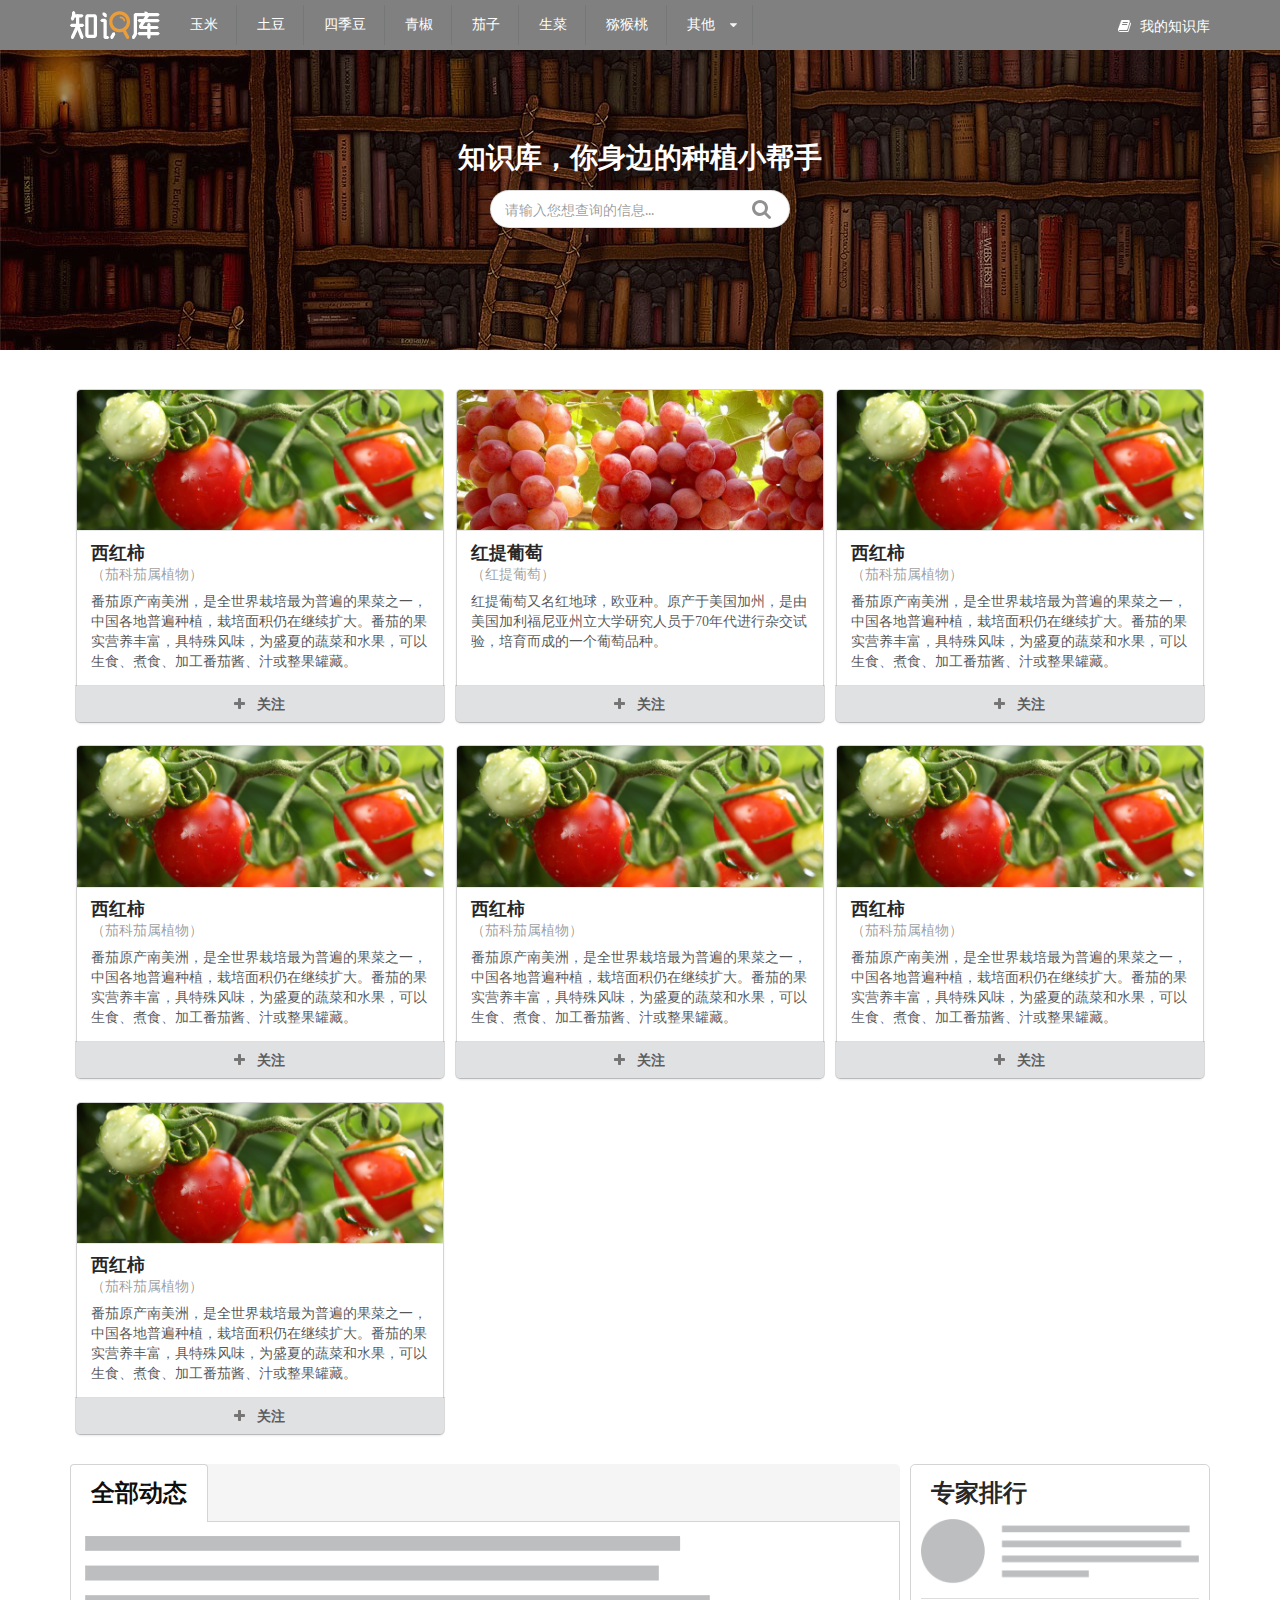
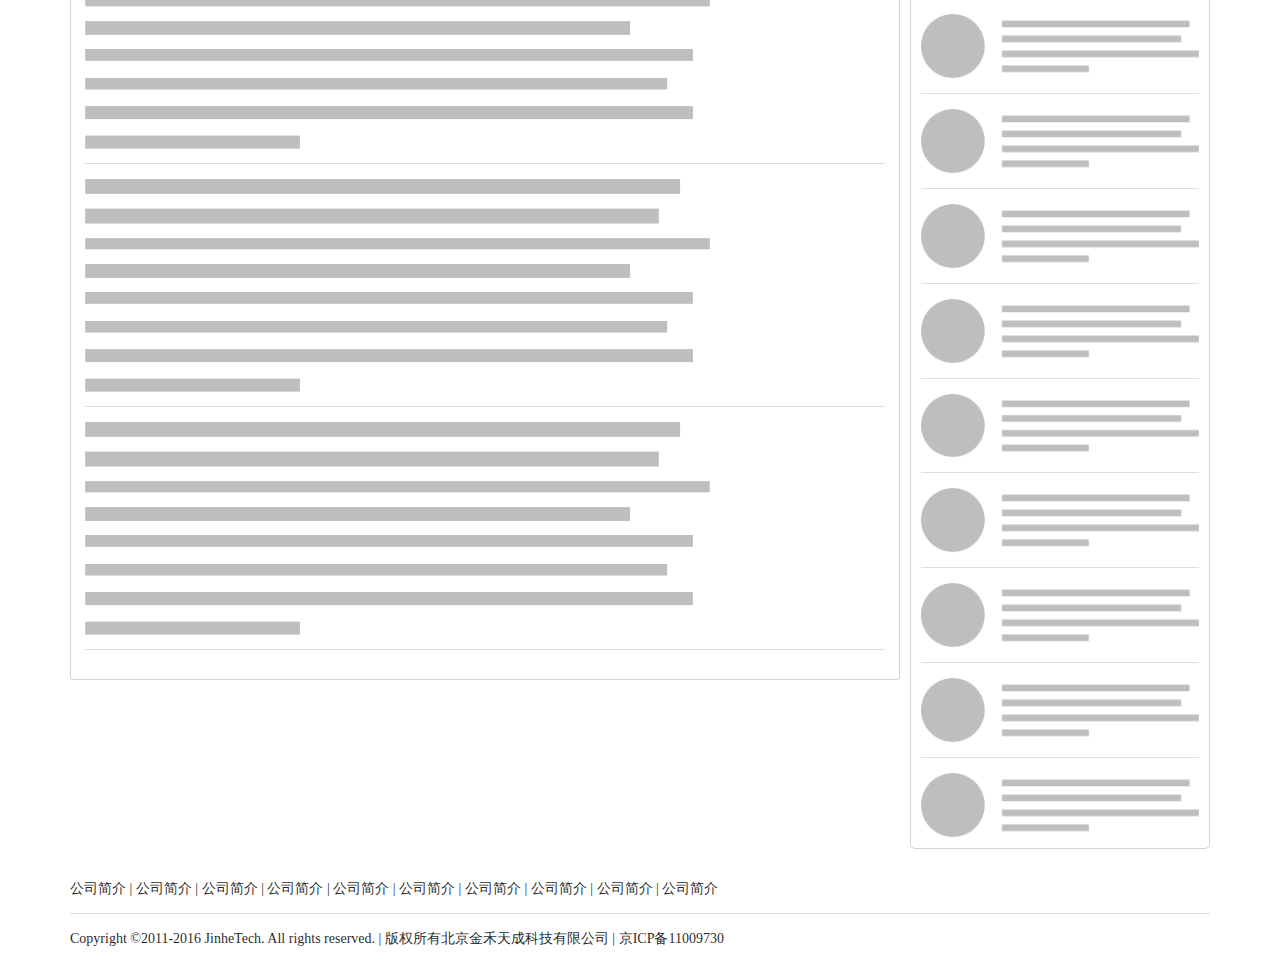
<file: index.html>
<!DOCTYPE html>
<html>

	<head>
		<meta charset="UTF-8">
		<link rel="stylesheet" type="text/css" href="css/semantic.min.css" />
		<script type="text/javascript" src="js/jquery-2.1.0.js"></script>
		<script type="text/javascript" src="js/semantic.min.js"></script>
		<script type="text/javascript" src="js/common.js"></script>
		<title>index</title>
		<style type="text/css">
			body {
				overflow-y: scroll;
				font-family: "微软雅黑";
			}
			
			.ui.equal.width.center.aligned.padded.grid {
				width: 100%;
			}
			
			.logo {
				float: left;
				margin-top: 11px;
			}
			
			#login {
				padding: 0;
				background-color: whitesmoke;
			}
			
			#user {
				float: right;
			}
			
			.user-img {
				width: 50px;
				height: 50px;
				border-radius: 50px;
			}
			
			#navgation {
				padding: 0;
				background-color: grey;
			}
			
			#search {
				padding: 0;
				background-color: cornflowerblue;
			}
			
			#login-content {
				width: 1140px;
				height: 40px;
				margin: 0 auto;
				background-color: whitesmoke;
			}
			
			#navgation-content {
				width: 1140px;
				height: 50px;
				margin: 0 auto;
				background-color: grey;
			}
			
			#search-content {
				width: 100%;
				height: 300px;
				margin: 0 auto;
				background-image: url(img/banner.jpg);
				padding-top: 90px;
			}
			
			#home-icon {
				margin: 0;
				padding: 0;
				float: left;
			}
			
			#web-name {
				float: left;
				margin-top: 10px;
			}
			
			#classification {
				width: 1140px;
				height: auto;
				margin: 0 auto;
				margin-top: 40px;
				background-color: white;
			}
			
			.card {
				width: 360px;
			}
			
			#box {
				width: 100%;
				height: auto;
			}
			
			#dynamic-contribution {
				width: 1140px;
				height: auto;
				margin-top: 30px;
				margin-left: auto;
				margin-right: auto;
				padding: 0;
				overflow: auto;
				/*父级div的高度不随子级div的高度变化而变化，子级div设置float属性*/
			}
			
			#dynamic {
				width: 830px;
				height: auto;
				background-color: whitesmoke;
				float: left;
				margin: 0;
				padding: 0;
				border-radius: 5px;
			}
			
			#contribution {
				width: 300px;
				height: auto;
				float: right;
				margin: 0;
				padding: 10px 10px 10px 10px;
				border-radius: 5px;
				border: solid;
				border-width: 1px;
				border-color: #D4D4D5;
			}
			
			#website-message {
				width: 1140px;
				height: 100px;
				background-color: white;
				margin-top: 30px;
				margin-left: auto;
				margin-right: auto;
			}
		</style>
	</head>

	<body>
		<div class="container" id="head">
			<!--			<div class="ui  top fixed menu">-->
			<div class="ui equal width center aligned padded grid">
				<div class="row" id="navgation">
					<div class="column" style="height: 50px;">
						<div class="container" id="navgation-content">
							<a href="index.html"><img class="logo" src="img/logo.png" /></a>
							<div class="ui menu" style="float: left; font-family:'微软雅黑';background-color: grey;margin-top: 5px;border-width: 0px;box-shadow: none;">
								<a class="item" style="color: white;font-size: 14px;font-family: '微软雅黑';"> &nbsp;玉米&nbsp; </a>
								<a class="item" style="color: white;">&nbsp;土豆&nbsp;</a>
								<a class="item" style="color: white;">&nbsp;四季豆&nbsp;</a>
								<a class="item" style="color: white;">&nbsp;青椒&nbsp;</a>
								<a class="item" style="color: white;">&nbsp;茄子&nbsp;</a>
								<a class="item" style="color: white;">&nbsp;生菜&nbsp;</a>
								<a class="item" style="color: white;">&nbsp;猕猴桃&nbsp;</a>
								<div class="ui pointing dropdown link item" id="shopping">
									<span class="text" style="color: white;">&nbsp;其他&nbsp;</span>
									<i class="inverted dropdown icon"></i>
									<div class="menu">
										<div class="item">&nbsp;&nbsp;水稻&nbsp;&nbsp;</div>
										<div class="item">&nbsp;&nbsp;黄瓜&nbsp;&nbsp;</div>
										<div class="item">&nbsp;&nbsp;西葫芦&nbsp;&nbsp;</div>
										<div class="item">&nbsp;&nbsp;芹菜&nbsp;&nbsp;</div>
										<div class="item">&nbsp;&nbsp;大白菜&nbsp;&nbsp;</div>
										<div class="item">&nbsp;&nbsp;苹果&nbsp;&nbsp;</div>
										<div class="item">&nbsp;&nbsp;韭菜&nbsp;&nbsp;</div>
										<div class="item" onclick="window.open('../jinhetechweb/content/detail.html','_self')">&nbsp;&nbsp;红提葡萄&nbsp;&nbsp;</div>
									</div>
								</div>
							</div>
							<div class="container" style="float: right; margin-top: 15.5px;">
								<i class="inverted white book icon"></i>
								<span id="" style="color: white;">
									我的知识库
								</span>
							</div>
						</div>
					</div>
				</div>
				<div class="row" id="search">
					<div class="column" style="padding: 0;">
						<div class="container" id="search-content">
							<h1 style="font-family: '微软雅黑';color: white;">知识库，你身边的种植小帮手</h1>
							<div class="container">
								<div class="ui search">
									<div class="ui icon input">
										<input class="prompt" type="text" placeholder="请输入您想查询的信息..." style="width: 300px;">
										<i class="large search icon"></i>
									</div>
									<div class="results"></div>
								</div>
							</div>
						</div>
					</div>
				</div>
			</div>
			<!--			</div>-->
		</div>

		<div class="container" id="main">

			<div class="container" id="classification">
				<div class="ui link cards" style="margin-left: auto; margin-right: auto;">
					<div class="card" style="width: 366px;">
						<div class="image">
							<img src="img/xihongshi2.png">
						</div>
						<div class="content">
							<div class="header" style="font-family: '微软雅黑';">西红柿</div>
							<div class="meta">
								<span class="date" style="font-family: '微软雅黑';">（茄科茄属植物）</span>
							</div>
							<div class="description" style="font-family: '微软雅黑';">番茄原产南美洲，是全世界栽培最为普遍的果菜之一，中国各地普遍种植，栽培面积仍在继续扩大。番茄的果实营养丰富，具特殊风味，为盛夏的蔬菜和水果，可以生食、煮食、加工番茄酱、汁或整果罐藏。</div>
						</div>
						<div class="ui bottom attached button"><i class="add icon"></i> 关注 </div>
					</div>
					<div class="card" style="width: 366px;">
						<div class="image" onclick="window.open('../jinhetechweb/content/detail.html','_self')">
							<img src="img/hongti.png">
						</div>
						<div class="content" onclick="window.open('../jinhetechweb/content/detail.html','_self')">
							<div class="header" style="font-family: '微软雅黑';">红提葡萄</div>
							<div class="meta">
								<span class="date" style="font-family: '微软雅黑';">（红提葡萄）</span>
							</div>
							<div class="description" style="font-family: '微软雅黑';">红提葡萄又名红地球，欧亚种。原产于美国加州，是由美国加利福尼亚州立大学研究人员于70年代进行杂交试验，培育而成的一个葡萄品种。</div>
						</div>
						<div class="ui bottom attached button"><i class="add icon"></i> 关注 </div>
					</div>
					<div class="card" style="width: 366px;">
						<div class="image">
							<img src="img/xihongshi2.png">
						</div>
						<div class="content">
							<div class="header" style="font-family: '微软雅黑';">西红柿</div>
							<div class="meta">
								<span class="date" style="font-family: '微软雅黑';">（茄科茄属植物）</span>
							</div>
							<div class="description" style="font-family: '微软雅黑';">番茄原产南美洲，是全世界栽培最为普遍的果菜之一，中国各地普遍种植，栽培面积仍在继续扩大。番茄的果实营养丰富，具特殊风味，为盛夏的蔬菜和水果，可以生食、煮食、加工番茄酱、汁或整果罐藏。</div>
						</div>
						<div class="ui bottom attached button"><i class="add icon"></i> 关注 </div>
					</div>
					<div class="card" style="width: 366px;">
						<div class="image">
							<img src="img/xihongshi2.png">
						</div>
						<div class="content">
							<div class="header" style="font-family: '微软雅黑';">西红柿</div>
							<div class="meta">
								<span class="date" style="font-family: '微软雅黑';">（茄科茄属植物）</span>
							</div>
							<div class="description" style="font-family: '微软雅黑';">番茄原产南美洲，是全世界栽培最为普遍的果菜之一，中国各地普遍种植，栽培面积仍在继续扩大。番茄的果实营养丰富，具特殊风味，为盛夏的蔬菜和水果，可以生食、煮食、加工番茄酱、汁或整果罐藏。</div>
						</div>
						<div class="ui bottom attached button"><i class="add icon"></i> 关注 </div>
					</div>
					<div class="card" style="width: 366px;">
						<div class="image">
							<img src="img/xihongshi2.png">
						</div>
						<div class="content">
							<div class="header" style="font-family: '微软雅黑';">西红柿</div>
							<div class="meta">
								<span class="date" style="font-family: '微软雅黑';">（茄科茄属植物）</span>
							</div>
							<div class="description" style="font-family: '微软雅黑';">番茄原产南美洲，是全世界栽培最为普遍的果菜之一，中国各地普遍种植，栽培面积仍在继续扩大。番茄的果实营养丰富，具特殊风味，为盛夏的蔬菜和水果，可以生食、煮食、加工番茄酱、汁或整果罐藏。</div>
						</div>
						<div class="ui bottom attached button"><i class="add icon"></i> 关注 </div>
					</div>
					<div class="card" style="width: 366px;">
						<div class="image">
							<img src="img/xihongshi2.png">
						</div>
						<div class="content">
							<div class="header" style="font-family: '微软雅黑';">西红柿</div>
							<div class="meta">
								<span class="date" style="font-family: '微软雅黑';">（茄科茄属植物）</span>
							</div>
							<div class="description" style="font-family: '微软雅黑';">番茄原产南美洲，是全世界栽培最为普遍的果菜之一，中国各地普遍种植，栽培面积仍在继续扩大。番茄的果实营养丰富，具特殊风味，为盛夏的蔬菜和水果，可以生食、煮食、加工番茄酱、汁或整果罐藏。</div>
						</div>
						<div class="ui bottom attached button"><i class="add icon"></i> 关注 </div>
					</div>
					<div class="card" style="width: 366px;">
						<div class="image">
							<img src="img/xihongshi2.png">
						</div>
						<div class="content">
							<div class="header" style="font-family: '微软雅黑';">西红柿</div>
							<div class="meta">
								<span class="date" style="font-family: '微软雅黑';">（茄科茄属植物）</span>
							</div>
							<div class="description" style="font-family: '微软雅黑';">番茄原产南美洲，是全世界栽培最为普遍的果菜之一，中国各地普遍种植，栽培面积仍在继续扩大。番茄的果实营养丰富，具特殊风味，为盛夏的蔬菜和水果，可以生食、煮食、加工番茄酱、汁或整果罐藏。</div>
						</div>
						<div class="ui bottom attached button"><i class="add icon"></i> 关注 </div>
					</div>

				</div>
			</div>
			<div class="container" id="dynamic-contribution">
				<div class="container" id="dynamic">
					<div class="ui top attached tabular menu">
						<div class="active item">
							<h2 style="font-family: '微软雅黑';">全部动态</h2></div>
					</div>
					<div class="ui bottom attached active tab segment">
						<img class="ui wireframe image" src="img/paragraph.png" />
						<div class="ui divider"></div>
						<img class="ui wireframe image" src="img/paragraph.png" />
						<div class="ui divider"></div>
						<img class="ui wireframe image" src="img/paragraph.png" />
						<div class="ui divider"></div>
					</div>
				</div>
				<div class="container" id="contribution">
					<div class="content">
						<h2 style="font-family: '微软雅黑'; margin-top: 3px; margin-left: 10px;">专家排行</h2>
					</div>
					<img class="ui wireframe image" style="margin-top: 10px;" src="img/media-paragraph.png" />
					<div class="ui divider"></div>
					<img class="ui wireframe image" style="margin-top: 10px;" src="img/media-paragraph.png" />
					<div class="ui divider"></div>
					<img class="ui wireframe image" style="margin-top: 10px;" src="img/media-paragraph.png" />
					<div class="ui divider"></div>
					<img class="ui wireframe image" style="margin-top: 10px;" src="img/media-paragraph.png" />
					<div class="ui divider"></div>
					<img class="ui wireframe image" style="margin-top: 10px;" src="img/media-paragraph.png" />
					<div class="ui divider"></div>
					<img class="ui wireframe image" style="margin-top: 10px;" src="img/media-paragraph.png" />
					<div class="ui divider"></div>
					<img class="ui wireframe image" style="margin-top: 10px;" src="img/media-paragraph.png" />
					<div class="ui divider"></div>
					<img class="ui wireframe image" style="margin-top: 10px;" src="img/media-paragraph.png" />
					<div class="ui divider"></div>
					<img class="ui wireframe image" style="margin-top: 10px;" src="img/media-paragraph.png" />
					<div class="ui divider"></div>
					<img class="ui wireframe image" style="margin-top: 10px;" src="img/media-paragraph.png" />
				</div>
			</div>
		</div>

		<div class="container" id="footer">
			<div class="container" id="website-message">
				<div class="content">
					<span id="">  公司简介  </span>|<span id="">  公司简介  </span>|<span id="">  公司简介  </span>|<span id="">  公司简介  </span>|<span id="">  公司简介  </span>|<span id="">  公司简介  </span>|<span id="">  公司简介  </span>|<span id="">  公司简介  </span>|<span id="">  公司简介  </span>|
					<span id=""> 公司简介 </span>
				</div>
				<div class="ui divider"></div>
				<div class=".copyright">
					Copyright ©2011-2016 JinheTech. All rights reserved. <span id="">|</span> 版权所有北京金禾天成科技有限公司 <span id="">|</span> 京ICP备11009730
				</div>
			</div>
		</div>
	</body>

</html>
</file>
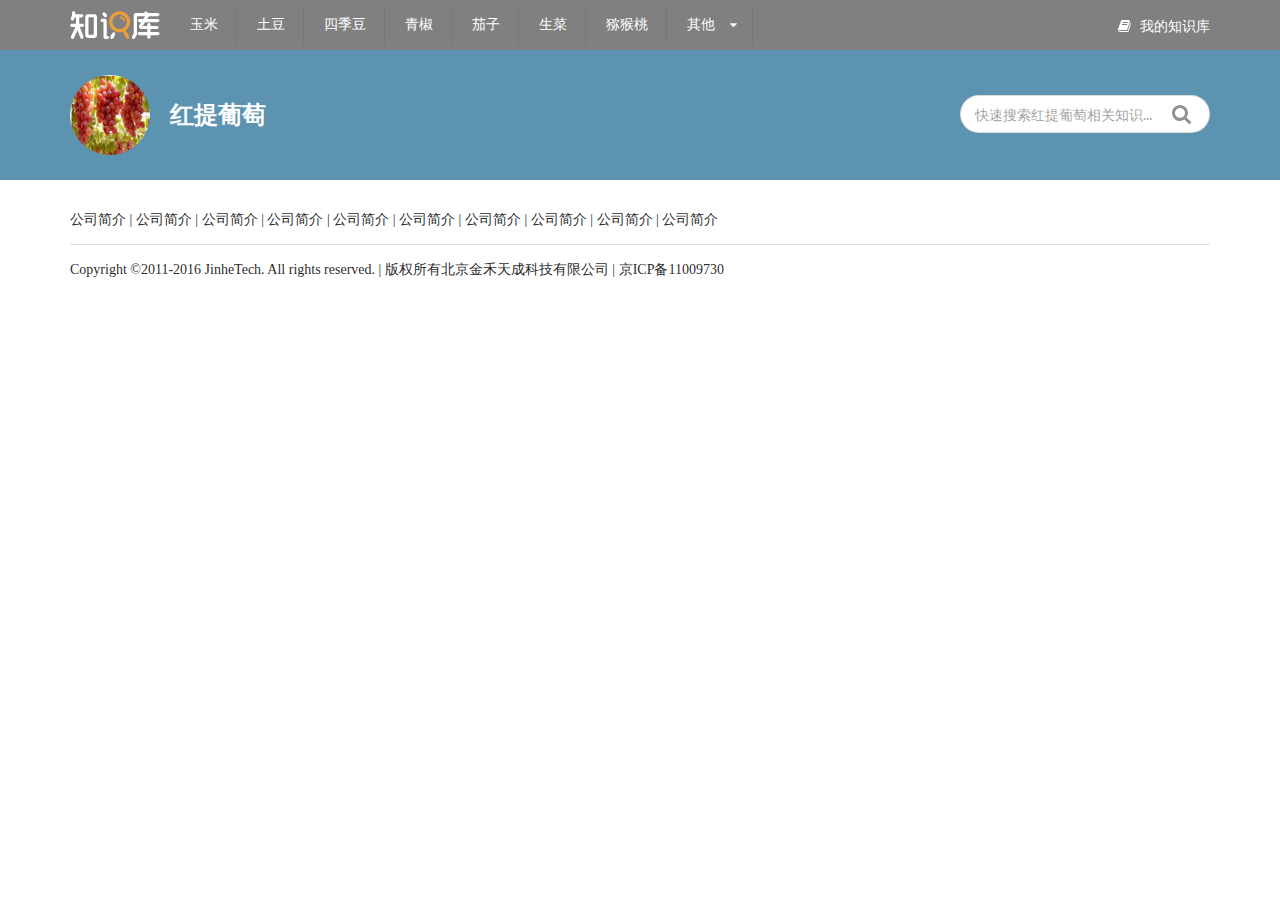
<file: content/detail-step1.html>
<!DOCTYPE html>
<html>

	<head>
		<meta charset="UTF-8">
		<link rel="stylesheet" type="text/css" href="../css/semantic.min.css" />
		<script type="text/javascript" src="../js/jquery-2.1.0.js"></script>
		<script type="text/javascript" src="../js/semantic.min.js"></script>
		<title>detail-knowledge</title>
		<style type="text/css">
			body {
				overflow-y: scroll;
				font-family: "微软雅黑";
			}
			
			;
			.ui.equal.width.center.aligned.padded.grid {
				width: 100%;
			}
			
			.logo {
				float: left;
				margin-top: 11px;
			}
			
			#login {
				padding: 0;
				background-color: whitesmoke;
			}
			
			#navgation {
				padding: 0;
				background-color: grey;
			}
			
			#search {
				padding: 0;
				background-color: cornflowerblue;
			}
			
			#introduction {
				padding: 0;
				background-color: white;
			}
			
			#login-content {
				width: 1140px;
				height: 40px;
				margin: 0 auto;
				background-color: whitesmoke;
			}
			
			#navgation-content {
				width: 1140px;
				height: 50px;
				margin: 0 auto;
				background-color: grey;
			}
			
			#search-content {
				width: 1140px;
				height: 130px;
				margin: 0 auto;
				background-color: #5c93b0;
			}
			
			#introduction-content {
				width: 1140px;
				height: 130px;
				margin: 0 auto;
				background-color: white;
			}
			
			#title-detail {
				width: 830px;
				height: 130px;
				float: left;
			}
			
			#title-Focus {
				width: 300px;
				height: 130px;
				float: right;
			}
			
			#home-icon {
				margin: 0;
				padding: 0;
				float: left;
			}
			
			#web-name {
				float: left;
				margin-top: 10px;
			}
			
			#classification {
				width: 1140px;
				height: auto;
				margin: 0 auto;
				margin-top: 40px;
				background-color: white;
			}
			
			.card {
				width: 360px;
			}
			
			#box {
				width: 100%;
				height: auto;
			}
			
			#dynamic-contribution {
				width: 1140px;
				height: auto;
				margin-top: 30px;
				margin-left: auto;
				margin-right: auto;
				padding: 0;
				overflow: auto;
				/*父级div的高度不随子级div的高度变化而变化，子级div设置float属性*/
			}
			
			#dynamic {
				width: 830px;
				height: auto;
				float: right;
				margin: 0;
				padding: 0;
				border-radius: 5px;
			}
			
			#detail-content {
				width: 830px;
				height: auto;
				padding: 10px 10px 10px 10px;
			}
			
			#detail-title {
				width: 100%;
				height: 50px;
				background-color: whitesmoke;
			}
			
			#detail-title-no1 {
				width: 100%;
				height: 100px;
			}
			
			#tags {
				width: 100%;
				height: auto;
			}
			
			#detail-title-content {
				width: 100%;
				height: 200px;
				background-color: blanchedalmond;
			}
			
			#contribution {
				width: 300px;
				height: auto;
				float: left;
				margin: 0;
				padding: 10px 0px 10px 0px;
				border: solid;
				border-width: 1px;
				border-color: white;
			}
			
			#included {
				width: auto;
				height: 300px;
				margin-top: 10px;
				background-color: navajowhite;
			}
			
			#specialist {
				width: auto;
				height: 300px;
				margin-top: 10px;
				background-color: navajowhite;
			}
			
			#website-message {
				width: 1140px;
				height: 100px;
				background-color: white;
				margin-top: 30px;
				margin-left: auto;
				margin-right: auto;
			}
			
			.copyright {}
		</style>
	</head>

	<body>
		<div class="container" id="head">
			<!--			<div class="ui  top fixed menu">-->
			<div class="ui equal width center aligned padded grid">
				<div class="row" id="navgation">
					<div class="column" style="height: 50px;">
						<div class="container" id="navgation-content">
							<a href="../index.html"><img class="logo" src="../img/logo.png" /></a>
							<div class="ui menu" style="float: left; font-family:'微软雅黑';background-color: grey;margin-top: 5px;border-width: 0px;box-shadow: none;">
								<a class="item" style="color: white;font-size: 14px;font-family: '微软雅黑';"> &nbsp;玉米&nbsp; </a>
								<a class="item" style="color: white;">&nbsp;土豆&nbsp;</a>
								<a class="item" style="color: white;">&nbsp;四季豆&nbsp;</a>
								<a class="item" style="color: white;">&nbsp;青椒&nbsp;</a>
								<a class="item" style="color: white;">&nbsp;茄子&nbsp;</a>
								<a class="item" style="color: white;">&nbsp;生菜&nbsp;</a>
								<a class="item" style="color: white;">&nbsp;猕猴桃&nbsp;</a>
								<div class="ui pointing dropdown link item" id="shopping">
									<span class="text" style="color: white;">&nbsp;其他&nbsp;</span>
									<i class="inverted dropdown icon"></i>
									<div class="menu">
										<div class="item">&nbsp;&nbsp;水稻&nbsp;&nbsp;</div>
										<div class="item">&nbsp;&nbsp;黄瓜&nbsp;&nbsp;</div>
										<div class="item">&nbsp;&nbsp;西葫芦&nbsp;&nbsp;</div>
										<div class="item">&nbsp;&nbsp;芹菜&nbsp;&nbsp;</div>
										<div class="item">&nbsp;&nbsp;大白菜&nbsp;&nbsp;</div>
										<div class="item">&nbsp;&nbsp;苹果&nbsp;&nbsp;</div>
										<div class="item">&nbsp;&nbsp;韭菜&nbsp;&nbsp;</div>
										<div class="item" onclick="window.open('detail.html','_self')">&nbsp;&nbsp;红提葡萄&nbsp;&nbsp;</div>
									</div>
								</div>
							</div>
							<div class="container" style="float: right; margin-top: 15.5px;">
								<i class="inverted white book icon"></i>
								<span id="" style="color: white;">
									我的知识库
								</span>
							</div>
						</div>
					</div>
				</div>
				<div class="row" id="search">
					<div class="column" style="padding: 0;background-color: #5c93b0;">
						<div class="container" id="search-content">
							<div class="content">
								<img style="width: 80px;height: 80px;border-radius: 80px;float: left;margin-top: 25px;" src="../img/hongti.jpg">
								<h2 style="font-family: '微软雅黑';color: white;float: left;margin-top: 50px;margin-left: 20px;">红提葡萄</h2>
							</div>
							<div class="ui search" style="float: right;margin-top: 45px;">
								<div class="ui icon input">
									<input class="prompt" style="width: 250px;" placeholder="快速搜索红提葡萄相关知识...">
									<i class="large search icon"></i>
								</div>
								<div class="results"></div>
							</div>
						</div>
					</div>
				</div>
			</div>
			<!--			</div>-->
		</div>

		<div class="container" id="main">

		</div>

		<div class="container" id="footer">
			<div class="container" id="website-message">
				<div class="content">
					<span id="">  公司简介  </span>|<span id="">  公司简介  </span>|<span id="">  公司简介  </span>|<span id="">  公司简介  </span>|<span id="">  公司简介  </span>|<span id="">  公司简介  </span>|<span id="">  公司简介  </span>|<span id="">  公司简介  </span>|<span id="">  公司简介  </span>|
					<span id=""> 公司简介 </span>
				</div>
				<div class="ui divider"></div>
				<div class=".copyright">
					Copyright ©2011-2016 JinheTech. All rights reserved. <span id="">|</span> 版权所有北京金禾天成科技有限公司 <span id="">|</span> 京ICP备11009730
				</div>
			</div>
		</div>
	</body>
	<script type="text/javascript">
		$(document).ready(function() {
			$('.item').click(function() {
				console.log("item点击事件被监听!");
				$('.menu .item') //选择的是menu下的item!!!!!
					.tab();
			});
		});
	</script>

</html>
</file>
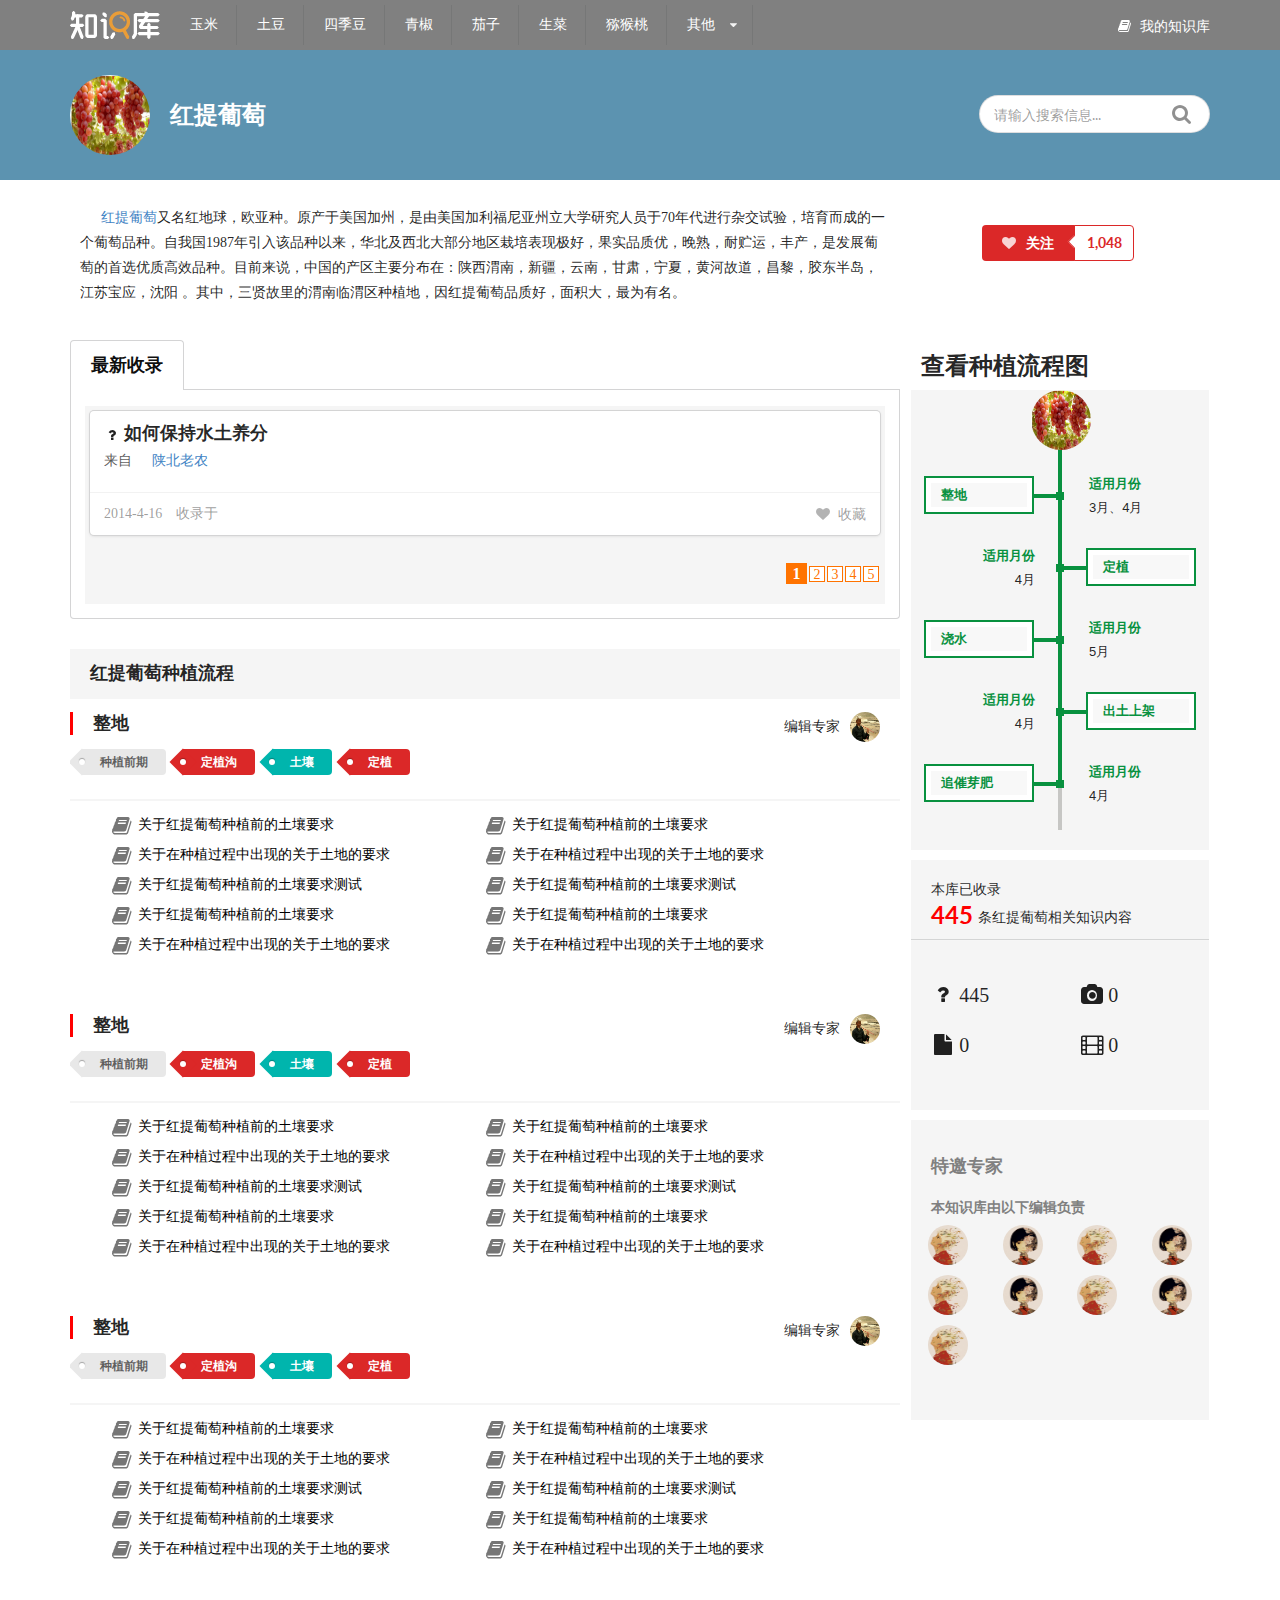
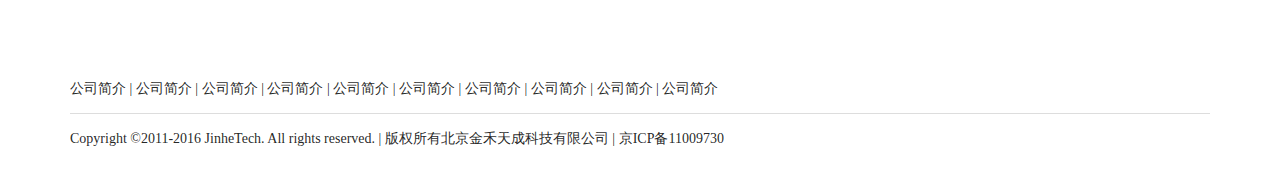
<file: content/detail.html>
<!DOCTYPE html>
<html>

	<head>
		<meta charset="UTF-8">
		<link rel="stylesheet" type="text/css" href="../css/semantic.min.css" />
		<link rel="stylesheet" type="text/css" href="../css/jTimeLine.css" />
		<link rel="stylesheet" type="text/css" href="../css/lunbo.css" />
		<script type="text/javascript" src="../js/jquery-2.1.0.js"></script>
		<script type="text/javascript" src="../js/semantic.min.js"></script>
		<script type="text/javascript" src="../js/jTimeLine.js"></script>
		<script type="text/javascript" src="../js/common.js"></script>
		<title>detail</title>
		<style type="text/css">
			body {
				overflow-y: scroll;
				overflow-x: hidden;
				font-family: "微软雅黑";
			}
			
			.ui.equal.width.center.aligned.padded.grid {
				width: 100%;
			}
			
			.logo {
				float: left;
				margin-top: 11px;
			}
			
			#login {
				padding: 0;
				background-color: whitesmoke;
			}
			
			#navgation {
				padding: 0;
				background-color: grey;
			}
			
			#search {
				padding: 0;
				background-color: cornflowerblue;
			}
			
			#introduction {
				padding: 0;
				background-color: white;
			}
			
			#login-content {
				width: 1140px;
				height: 40px;
				margin: 0 auto;
				background-color: whitesmoke;
			}
			
			#navgation-content {
				width: 1140px;
				height: 50px;
				margin: 0 auto;
				background-color: grey;
			}
			
			#search-content {
				width: 1140px;
				height: 130px;
				margin: 0 auto;
				background-color: #5c93b0;
			}
			
			#introduction-content {
				width: 1140px;
				height: 130px;
				margin: 0 auto;
				background-color: white;
			}
			
			#title-detail {
				width: 830px;
				height: 130px;
				float: left;
			}
			
			#title-Focus {
				width: 300px;
				height: 130px;
				float: right;
			}
			
			#home-icon {
				margin: 0;
				padding: 0;
				float: left;
			}
			
			#web-name {
				float: left;
				margin-top: 10px;
			}
			
			#classification {
				width: 1140px;
				height: auto;
				margin: 0 auto;
				margin-top: 40px;
				background-color: white;
			}
			
			.card {
				width: 360px;
			}
			
			#box {
				width: 100%;
				height: auto;
			}
			
			#dynamic-contribution {
				width: 1140px;
				height: auto;
				margin-top: 30px;
				margin-left: auto;
				margin-right: auto;
				padding: 0;
				overflow: hidden;
				/*父级div的高度不随子级div的高度变化而变化，子级div设置float属性*/
			}
			
			#dynamic {
				width: 830px;
				height: auto;
				float: left;
				margin: 0;
				padding: 0;
				border-radius: 5px;
			}
			
			#detail-content {
				width: 830px;
				height: 1000px;
				margin-top: 30px;
			}
			
			#detail-title {
				width: 100%;
				height: 50px;
				background-color: whitesmoke;
			}
			
			#detail-title-no1 {
				width: 100%;
				height: 100px;
			}
			
			#tags {
				width: 100%;
				height: auto;
			}
			
			.title-content {
				width: 100%;
				height: 202px;
				overflow: hidden;
				border: solid;
				border-bottom: hidden;
				border-left: hidden;
				border-right: hidden;
				border-top-width: 2px;
				border-top-color: whitesmoke;
			}
			
			.title-content-list {
				width: 45%;
				height: auto;
				float: left;
				padding: 20px -20px 20px 20px;
			}
			
			.title-content li {
				width: 100%;
				height: 30px;
				text-overflow: ellipsis;
			}
			
			.title-content a {
				color: black;
				text-overflow: ellipsis;
			}
			
			#contribution {
				width: 300px;
				height: auto;
				float: right;
				margin: 0;
				padding: 10px 0px 10px 0px;
				border: solid;
				border-width: 1px;
				border-color: white;
			}
			
			#included {
				width: 100%;
				height: 250px;
				margin-top: 10px;
				background-color: whitesmoke;
				box-shadow: 3px;
			}
			
			#specialist {
				width: auto;
				height: 300px;
				margin-top: 10px;
				background-color: whitesmoke;
			}
			
			#specialist img {
				width: 40px;
				height: 40px;
				border-radius: 40px;
				margin-top: 5px;
				vertical-align: middle;
			}
			
			#website-message {
				width: 1140px;
				height: 100px;
				background-color: white;
				margin-top: 30px;
				margin-left: auto;
				margin-right: auto;
			}
			
			.copyright {}
		</style>
	</head>

	<body>
		<div class="container" id="head">
			<!--			<div class="ui  top fixed menu">-->
			<div class="ui equal width center aligned padded grid">
				<div class="row" id="navgation">
					<div class="column" style="height: 50px;">
						<div class="container" id="navgation-content">
							<a href="../index.html"><img class="logo" src="../img/logo.png" /></a>
							<div class="ui menu" style="float: left; font-family:'微软雅黑';background-color: grey;margin-top: 5px;border-width: 0px;box-shadow: none;">
								<a class="item" style="color: white;font-size: 14px;font-family: '微软雅黑';"> &nbsp;玉米&nbsp; </a>
								<a class="item" style="color: white;">&nbsp;土豆&nbsp;</a>
								<a class="item" style="color: white;">&nbsp;四季豆&nbsp;</a>
								<a class="item" style="color: white;">&nbsp;青椒&nbsp;</a>
								<a class="item" style="color: white;">&nbsp;茄子&nbsp;</a>
								<a class="item" style="color: white;">&nbsp;生菜&nbsp;</a>
								<a class="item" style="color: white;">&nbsp;猕猴桃&nbsp;</a>
								<div class="ui pointing dropdown link item" id="shopping">
									<span class="text" style="color: white;">&nbsp;其他&nbsp;</span>
									<i class="inverted dropdown icon"></i>
									<div class="menu">
										<div class="item">&nbsp;&nbsp;水稻&nbsp;&nbsp;</div>
										<div class="item">&nbsp;&nbsp;黄瓜&nbsp;&nbsp;</div>
										<div class="item">&nbsp;&nbsp;西葫芦&nbsp;&nbsp;</div>
										<div class="item">&nbsp;&nbsp;芹菜&nbsp;&nbsp;</div>
										<div class="item">&nbsp;&nbsp;大白菜&nbsp;&nbsp;</div>
										<div class="item">&nbsp;&nbsp;苹果&nbsp;&nbsp;</div>
										<div class="item">&nbsp;&nbsp;韭菜&nbsp;&nbsp;</div>
										<div class="item" onclick="window.open('detail.html','_self')">&nbsp;&nbsp;红提葡萄&nbsp;&nbsp;</div>
									</div>
								</div>
							</div>
							<div class="container" style="float: right; margin-top: 15.5px;">
								<i class="inverted white book icon"></i>
								<span id="" style="color: white;">
									我的知识库
								</span>
							</div>
						</div>
					</div>
				</div>
				<div class="row" id="search">
					<div class="column" style="padding: 0;background-color: #5c93b0;">
						<div class="container" id="search-content">
							<div class="content">
								<img style="width: 80px;height: 80px;border-radius: 80px;float: left;margin-top: 25px;" src="../img/hongti.jpg">
								<h2 style="font-family: '微软雅黑';color: white;float: left;margin-top: 50px;margin-left: 20px;">红提葡萄</h2>
							</div>
							<div class="ui search" style="float: right;margin-top: 45px;">
								<div class="ui icon input">
									<input class="prompt" type="text" placeholder="请输入搜索信息...">
									<i class="large search icon"></i>
								</div>
								<div class="results"></div>
							</div>
						</div>
					</div>
				</div>
				<div class="row" id="introduction">
					<div class="column">
						<div class="container" id="introduction-content">
							<div class="container" id="title-detail">
								<article style="float: left;padding:25px 10px 10px 10px ;text-align:left;line-height:25px;text-overflow: ellipsis;">
									&nbsp;&nbsp;&nbsp;&nbsp;&nbsp;&nbsp;<a href="http://baike.baidu.com/view/132001.htm">红提</a><a href="http://baike.baidu.com/subview/5119/5062282.htm">葡萄</a>又名红地球，欧亚种。原产于美国加州，是由美国加利福尼亚州立大学研究人员于70年代进行杂交试验，培育而成的一个葡萄品种。自我国1987年引入该品种以来，华北及西北大部分地区栽培表现极好，果实品质优，晚熟，耐贮运，丰产，是发展葡萄的首选优质高效品种。目前来说，中国的产区主要分布在：陕西渭南，新疆，云南，甘肃，宁夏，黄河故道，昌黎，胶东半岛，江苏宝应，沈阳
									。其中，三贤故里的渭南临渭区种植地，因红提葡萄品质好，面积大，最为有名。
								</article>
							</div>
							<div class="container" id="title-Focus">
								<div class="ui labeled button" tabindex="0" style="margin-top: 45px;">
									<div class="ui red button"><i class="heart icon"></i> 关注 </div>
									<a class="ui basic red left pointing label">
    1,048
  </a>
								</div>
							</div>
						</div>
					</div>
				</div>
			</div>
			<!--			</div>-->
		</div>

		<div class="container" id="main">

			<div class="container" id="dynamic-contribution">
				<div class="container" id="dynamic">
					<div class="container">
						<div class="ui top attached tabular menu">
							<div class="active item">
								<h3 style="font-family: '微软雅黑';">最新收录</h3>
							</div>
						</div>
						<div class="ui bottom attached active tab segment">
							<div class="container" style="width: 100%;height: 200px;">
								<div id="scrollPics">
									<ul class="slider" style="list-style: none;padding-left: 0px;">
										<li>
											<div class="container" style="background-color:whitesmoke;margin:0px;padding:5px 0px 5px 0px;width: 100%;height: 200px;">
												<div class="ui card" style="width: 790px; margin: 0px;padding: 0px;margin: 0px 5px 0px 5px;">
													<div class="content">
														<i class="left floated help icon"></i>
														<a class="header">如何保持水土养分</a>
														<div class="description">
															<p style="float: left; margin-right: 20px;">来自</p> <a class="author">陕北老农</a>
														</div>
													</div>
													<div class="extra content">
														<span class="left floated date">2014-4-16</span>
														<span class="left floated">&nbsp;&nbsp;&nbsp;&nbsp;收录于</span>
														<span class="right floated like"><i class="like icon"></i> 收藏 </span>
													</div>
												</div>
											</div>
										</li>
										<li>
											<div class="container" style="background-color:whitesmoke;margin:0px;padding:5px 0px 5px 0px;width: 100%;height: 200px;">
												<div class="ui card" style="width: 790px; margin: 0px;padding: 0px;margin: 0px 5px 0px 5px;">
													<div class="content">
														<i class="left floated help icon"></i>
														<a class="header">如何保持水土养分</a>
														<div class="description">
															<p style="float: left; margin-right: 20px;">来自</p> <a class="author">陕北老农</a>
														</div>
													</div>
													<div class="extra content">
														<span class="left floated date">2014-4-16</span>
														<span class="left floated">&nbsp;&nbsp;&nbsp;&nbsp;收录于</span>
														<span class="right floated like"><i class="like icon"></i> 收藏 </span>
													</div>
												</div>
											</div>
										</li>
										<li>
											<div class="container" style="background-color:whitesmoke;margin:0px;padding:5px 0px 5px 0px;width: 100%;height: 200px;">
												<div class="ui card" style="width: 790px; margin: 0px;padding: 0px;margin: 0px 5px 0px 5px;">
													<div class="content">
														<i class="left floated help icon"></i>
														<a class="header">如何保持水土养分</a>
														<div class="description">
															<p style="float: left; margin-right: 20px;">来自</p> <a class="author">陕北老农</a>
														</div>
													</div>
													<div class="extra content">
														<span class="left floated date">2014-4-16</span>
														<span class="left floated">&nbsp;&nbsp;&nbsp;&nbsp;收录于</span>
														<span class="right floated like"><i class="like icon"></i> 收藏 </span>
													</div>
												</div>
											</div>
										</li>
										<li>
											<div class="container" style="background-color:whitesmoke;margin:0px;padding:5px 0px 5px 0px;width: 100%;height: 200px;">
												<div class="ui card" style="width: 790px; margin: 0px;padding: 0px;margin: 0px 5px 0px 5px;">
													<div class="content">
														<i class="left floated help icon"></i>
														<a class="header">如何保持水土养分</a>
														<div class="description">
															<p style="float: left; margin-right: 20px;">来自</p> <a class="author">陕北老农</a>
														</div>
													</div>
													<div class="extra content">
														<span class="left floated date">2014-4-16</span>
														<span class="left floated">&nbsp;&nbsp;&nbsp;&nbsp;收录于</span>
														<span class="right floated like"><i class="like icon"></i> 收藏 </span>
													</div>
												</div>
											</div>
										</li>
										<li>
											<div class="container" style="background-color:whitesmoke;margin:0px;padding:5px 0px 5px 0px;width: 100%;height: 200px;">
												<div class="ui card" style="width: 790px; margin: 0px;padding: 0px;margin: 0px 5px 0px 5px;">
													<div class="content">
														<i class="left floated help icon"></i>
														<a class="header">如何保持水土养分</a>
														<div class="description">
															<p style="float: left; margin-right: 20px;">来自</p> <a class="author">陕北老农</a>
														</div>
													</div>
													<div class="extra content">
														<span class="left floated date">2014-4-16</span>
														<span class="left floated">&nbsp;&nbsp;&nbsp;&nbsp;收录于</span>
														<span class="right floated like"><i class="like icon"></i> 收藏 </span>
													</div>
												</div>
											</div>
										</li>
									</ul>
									<ul class="num">
										<li class="on">1</li>
										<li>2</li>
										<li>3</li>
										<li>4</li>
										<li>5</li>
									</ul>
								</div>
							</div>
						</div>
					</div>
					<div class="container" id="detail-content">
						<div class="container" id="detail-title" style="padding: 13px 0px 0px 20px;">
							<h3 style="font-family: '微软雅黑';">红提葡萄种植流程</h3>
						</div>
						<div class="container" id="detail-title-no1">
							<div class="container" style="width: 100%;height: auto;padding: 13px 0px 0px 0px;overflow: auto;">
								<h3 style="font-family: '微软雅黑'; border-left:solid;border-left-color: red;border-left-width: 3px; padding-left: 20px;float: left;">整地</h3>
								<div style="float: right;margin-right: 20px;">
									<div class="description" style="float: left;margin-top: 5px; margin-right: 10px;">
										编辑专家
									</div>
									<img style="width: 30px;height: 30px;border-radius: 30px;" src="../img/laonong.jpg">
								</div>
							</div>
							<div class="container" id="tags">
								<a class="ui tag label">种植前期</a>
								<a class="ui red tag label">定植沟</a>
								<a class="ui teal tag label" href="detail-step1.html">土壤</a>
								<a class="ui red tag label">定植</a>
							</div>
						</div>
						<div class="container title-content">
							<div class="container title-content-list">
								<ul style="list-style: none;">
									<li><i class="large grey book icon"></i><a href="#">关于红提葡萄种植前的土壤要求</a></li>
									<li><i class="large grey book icon"></i><a href="#">关于在种植过程中出现的关于土地的要求</a></li>
									<li><i class="large grey book icon"></i><a href="#">关于红提葡萄种植前的土壤要求测试</a></li>
									<li><i class="large grey book icon"></i><a href="#">关于红提葡萄种植前的土壤要求</a></li>
									<li><i class="large grey book icon"></i><a href="#">关于在种植过程中出现的关于土地的要求</a></li>
								</ul>
							</div>
							<div class="container title-content-list">
								<ul style="list-style: none;">
									<li><i class="large grey book icon"></i><a href="#">关于红提葡萄种植前的土壤要求</a></li>
									<li><i class="large grey book icon"></i><a href="#">关于在种植过程中出现的关于土地的要求</a></li>
									<li><i class="large grey book icon"></i><a href="#">关于红提葡萄种植前的土壤要求测试</a></li>
									<li><i class="large grey book icon"></i><a href="#">关于红提葡萄种植前的土壤要求</a></li>
									<li><i class="large grey book icon"></i><a href="#">关于在种植过程中出现的关于土地的要求</a></li>
								</ul>
							</div>
						</div>
						<div class="container" id="detail-title-no1">
							<div class="container" style="width: 100%;height: auto;padding: 13px 0px 0px 0px;overflow: auto;">
								<h3 style="font-family: '微软雅黑'; border-left:solid;border-left-color: red;border-left-width: 3px; padding-left: 20px;float: left;">整地</h3>
								<div style="float: right;margin-right: 20px;">
									<div class="description" style="float: left;margin-top: 5px; margin-right: 10px;">
										编辑专家
									</div>
									<img style="width: 30px;height: 30px;border-radius: 30px;" src="../img/laonong.jpg">
								</div>
							</div>
							<div class="container" id="tags">
								<a class="ui tag label">种植前期</a>
								<a class="ui red tag label">定植沟</a>
								<a class="ui teal tag label">土壤</a>
								<a class="ui red tag label">定植</a>
							</div>
						</div>
						<div class="container title-content">
							<div class="container title-content-list">
								<ul style="list-style: none;">
									<li><i class="large grey book icon"></i><a href="#">关于红提葡萄种植前的土壤要求</a></li>
									<li><i class="large grey book icon"></i><a href="#">关于在种植过程中出现的关于土地的要求</a></li>
									<li><i class="large grey book icon"></i><a href="#">关于红提葡萄种植前的土壤要求测试</a></li>
									<li><i class="large grey book icon"></i><a href="#">关于红提葡萄种植前的土壤要求</a></li>
									<li><i class="large grey book icon"></i><a href="#">关于在种植过程中出现的关于土地的要求</a></li>
								</ul>
							</div>
							<div class="container title-content-list">
								<ul style="list-style: none;">
									<li><i class="large grey book icon"></i><a href="#">关于红提葡萄种植前的土壤要求</a></li>
									<li><i class="large grey book icon"></i><a href="#">关于在种植过程中出现的关于土地的要求</a></li>
									<li><i class="large grey book icon"></i><a href="#">关于红提葡萄种植前的土壤要求测试</a></li>
									<li><i class="large grey book icon"></i><a href="#">关于红提葡萄种植前的土壤要求</a></li>
									<li><i class="large grey book icon"></i><a href="#">关于在种植过程中出现的关于土地的要求</a></li>
								</ul>
							</div>
						</div>
						<div class="container" id="detail-title-no1">
							<div class="container" style="width: 100%;height: auto;padding: 13px 0px 0px 0px;overflow: auto;">
								<h3 style="font-family: '微软雅黑'; border-left:solid;border-left-color: red;border-left-width: 3px; padding-left: 20px;float: left;">整地</h3>
								<div style="float: right;margin-right: 20px;">
									<div class="description" style="float: left;margin-top: 5px; margin-right: 10px;">
										编辑专家
									</div>
									<img style="width: 30px;height: 30px;border-radius: 30px;" src="../img/laonong.jpg">
								</div>
							</div>
							<div class="container" id="tags">
								<a class="ui tag label">种植前期</a>
								<a class="ui red tag label">定植沟</a>
								<a class="ui teal tag label">土壤</a>
								<a class="ui red tag label">定植</a>
							</div>
						</div>
						<div class="container title-content">
							<div class="container title-content-list">
								<ul style="list-style: none;">
									<li><i class="large grey book icon"></i><a href="#">关于红提葡萄种植前的土壤要求</a></li>
									<li><i class="large grey book icon"></i><a href="#">关于在种植过程中出现的关于土地的要求</a></li>
									<li><i class="large grey book icon"></i><a href="#">关于红提葡萄种植前的土壤要求测试</a></li>
									<li><i class="large grey book icon"></i><a href="#">关于红提葡萄种植前的土壤要求</a></li>
									<li><i class="large grey book icon"></i><a href="#">关于在种植过程中出现的关于土地的要求</a></li>
								</ul>
							</div>
							<div class="container title-content-list">
								<ul style="list-style: none;">
									<li><i class="large grey book icon"></i><a href="#">关于红提葡萄种植前的土壤要求</a></li>
									<li><i class="large grey book icon"></i><a href="#">关于在种植过程中出现的关于土地的要求</a></li>
									<li><i class="large grey book icon"></i><a href="#">关于红提葡萄种植前的土壤要求测试</a></li>
									<li><i class="large grey book icon"></i><a href="#">关于红提葡萄种植前的土壤要求</a></li>
									<li><i class="large grey book icon"></i><a href="#">关于在种植过程中出现的关于土地的要求</a></li>
								</ul>
							</div>
						</div>

					</div>
				</div>
				<div class="container" id="contribution">
					<div class="content">
						<h2 style="font-family: '微软雅黑'; margin-left: 10px;cursor: pointer;" onclick="window.open('structure.html','_self')">查看种植流程图</h2>
					</div>
					<div class="container" style="height: auto;margin-top: 8px;background-color: whitesmoke;">
						<div class="container" style="width: 100%;height: 60px;">
							<img style="width: 60px;height: 60px;border-radius: 60px;margin-left: 120px;" src="../img/hongti.jpg" />
						</div>
						<div id="container" class="tmlineContainer">
						</div>
					</div>
					<div class="container" id="included">
						<div class="container" style="padding:20px 20px 0px 20px;">
							<div class="container">
								<p>本库已收录</p>
							</div>
						</div>
						<div class="container" style="padding:0px 20px 0px 20px;">
							<div class="container" style="float: left;">
								<h2 style="color: red;">445</h2>
							</div>
							<div class="container" style="float: left;padding-top: 8px;margin-left: 5px;">
								<p>条红提葡萄相关知识内容</p>
							</div>
						</div>
						<div class="ui divider" style="margin-top:39px;"></div>
						<div class="container">
							<div class="container" style="width: 50%;height: 200px;float: left;">
								<ul style="list-style: none;padding: 0px;">
									<li>
										<div class="container" style="width: 100%;height: 50px;background-color: whitesmoke;">
											<i class="large question icon" style="margin-left: 20px;margin-top: 15px;float: left;"></i>
											<p style="float:left;margin-top: 12px;font-size: 20px;">445</p>
										</div>
									</li>
									<li>
										<div class="container" style="width: 100%;height: 50px;background-color: whitesmoke;">
											<i class="large file icon" style="margin-left: 20px;margin-top: 15px;float: left;"></i>
											<p style="float:left;margin-top: 12px;font-size: 20px;">0</p>
										</div>
									</li>
								</ul>
							</div>
							<div class="container" style="width: 50%;height: 200px;float: left;">
								<ul style="list-style: none;padding: 0px;">
									<li>
										<div class="container" style="width: 100%;height: 50px;background-color: whitesmoke;">
											<i class="large photo icon" style="margin-left: 20px;margin-top: 15px;float: left;"></i>
											<p style="float:left;margin-top: 12px;font-size: 20px;">0</p>
										</div>
									</li>
									<li>
										<div class="container" style="width: 100%;height: 50px;background-color: whitesmoke;">
											<i class="large film icon" style="margin-left: 20px;margin-top: 15px;float: left;"></i>
											<p style="float:left;margin-top: 12px;font-size: 20px;">0</p>
										</div>
									</li>
								</ul>
							</div>
						</div>
					</div>
					<div class="container" id="specialist">
						<div class="container" style="width: 100%;height: auto;">
							<h3 style="color: #808080;font-family: '微软雅黑';margin-left: 20px;">特邀专家</h3>
						</div>
						<div class="container">
							<table border="0" cellspacing="" cellpadding="" style="width: 100%;height: auto;margin-top: 20px;">
								<tr>
									<th colspan="4" style="text-align: left;padding-left: 20px;color: #808080;">本知识库由以下编辑负责</th>
								</tr>
								<tr style="height: 50px;">
									<td style="text-align: center;"><img src="../img/dayu.png" /></td>
									<td style="text-align: center;"><img src="../img/haitang.png" /></td>
									<td style="text-align: center;"><img src="../img/dayu.png" /></td>
									<td style="text-align: center;"><img src="../img/haitang.png" /></td>
								</tr>
								<tr style="height: 50px;">
									<td style="text-align: center;"><img src="../img/dayu.png" /></td>
									<td style="text-align: center;"><img src="../img/haitang.png" /></td>
									<td style="text-align: center;"><img src="../img/dayu.png" /></td>
									<td style="text-align: center;"><img src="../img/haitang.png" /></td>
								</tr>
								<tr style="height: 50px;">
									<td style="text-align: center;"><img src="../img/dayu.png" /></td>
								</tr>
							</table>
						</div>
					</div>
				</div>

			</div>

		</div>

		<div class="container" id="footer">
			<div class="container" id="website-message">
				<div class="content">
					<span id="">  公司简介  </span>|<span id="">  公司简介  </span>|<span id="">  公司简介  </span>|<span id="">  公司简介  </span>|<span id="">  公司简介  </span>|<span id="">  公司简介  </span>|<span id="">  公司简介  </span>|<span id="">  公司简介  </span>|<span id="">  公司简介  </span>|
					<span id=""> 公司简介 </span>
				</div>
				<div class="ui divider"></div>
				<div class=".copyright">
					Copyright ©2011-2016 JinheTech. All rights reserved. <span id="">|</span> 版权所有北京金禾天成科技有限公司 <span id="">|</span> 京ICP备11009730
				</div>
			</div>
		</div>
	</body>
	<script type="text/javascript">
	</script>

</html>
</file>
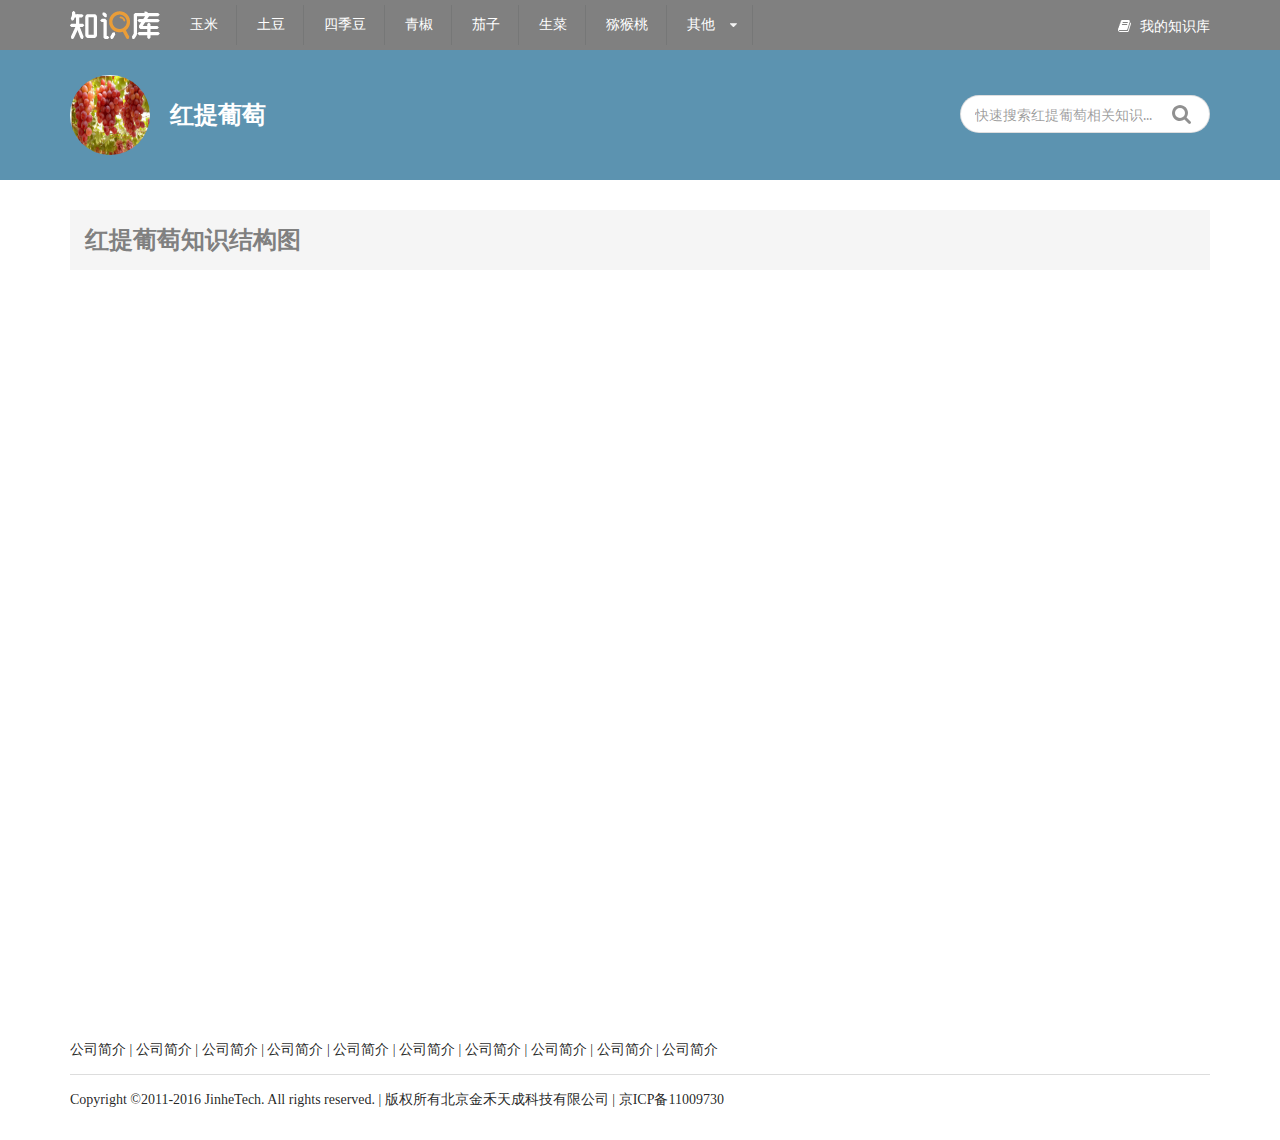
<file: content/structure.html>
<!DOCTYPE html>
<html>

	<head>
		<meta charset="UTF-8">
		<link rel="stylesheet" type="text/css" href="../css/semantic.min.css" />
		<script type="text/javascript" src="../js/jquery-2.1.0.js"></script>
		<script type="text/javascript" src="../js/semantic.min.js"></script>
		<script type="text/javascript" src="../js/common.js"></script>
		<title>detail-knowledge</title>
		<style type="text/css">
			body {
				overflow-y: scroll;
				font-family: "微软雅黑";
			}
			
			;
			.ui.equal.width.center.aligned.padded.grid {
				width: 100%;
			}
			
			.logo {
				float: left;
				margin-top: 11px;
			}
			
			#login {
				padding: 0;
				background-color: whitesmoke;
			}
			
			#navgation {
				padding: 0;
				background-color: grey;
			}
			
			#search {
				padding: 0;
				background-color: cornflowerblue;
			}
			
			#introduction {
				padding: 0;
				background-color: white;
			}
			
			#login-content {
				width: 1140px;
				height: 40px;
				margin: 0 auto;
				background-color: whitesmoke;
			}
			
			#navgation-content {
				width: 1140px;
				height: 50px;
				margin: 0 auto;
				background-color: grey;
			}
			
			#search-content {
				width: 1140px;
				height: 130px;
				margin: 0 auto;
				background-color: #5c93b0;
			}
			
			#introduction-content {
				width: 1140px;
				height: 130px;
				margin: 0 auto;
				background-color: white;
			}
			
			#title-detail {
				width: 830px;
				height: 130px;
				float: left;
			}
			
			#title-Focus {
				width: 300px;
				height: 130px;
				float: right;
			}
			
			#home-icon {
				margin: 0;
				padding: 0;
				float: left;
			}
			
			#web-name {
				float: left;
				margin-top: 10px;
			}
			
			#classification {
				width: 1140px;
				height: auto;
				margin: 0 auto;
				margin-top: 40px;
				background-color: white;
			}
			
			.card {
				width: 360px;
			}
			
			#box {
				width: 100%;
				height: auto;
			}
			
			#dynamic-contribution {
				width: 1140px;
				height: 800px;
				margin-top: 30px;
				margin-left: auto;
				margin-right: auto;
				padding: 0;
				overflow: auto;
				background-color: white;
				/*父级div的高度不随子级div的高度变化而变化，子级div设置float属性*/
			}
			
			#dynamic {
				width: 830px;
				height: auto;
				float: right;
				margin: 0;
				padding: 0;
				border-radius: 5px;
			}
			
			#detail-content {
				width: 830px;
				height: auto;
				padding: 10px 10px 10px 10px;
			}
			
			#detail-title {
				width: 100%;
				height: 50px;
				background-color: whitesmoke;
			}
			
			#detail-title-no1 {
				width: 100%;
				height: 100px;
			}
			
			#tags {
				width: 100%;
				height: auto;
			}
			
			#detail-title-content {
				width: 100%;
				height: 200px;
				background-color: blanchedalmond;
			}
			
			#contribution {
				width: 300px;
				height: auto;
				float: left;
				margin: 0;
				padding: 10px 0px 10px 0px;
				border: solid;
				border-width: 1px;
				border-color: white;
			}
			
			#included {
				width: auto;
				height: 300px;
				margin-top: 10px;
				background-color: navajowhite;
			}
			
			#specialist {
				width: auto;
				height: 300px;
				margin-top: 10px;
				background-color: navajowhite;
			}
			
			#website-message {
				width: 1140px;
				height: 100px;
				background-color: white;
				margin-top: 30px;
				margin-left: auto;
				margin-right: auto;
			}
			
			.copyright {}
		</style>
	</head>

	<body>
		<div class="container" id="head">
			<!--			<div class="ui  top fixed menu">-->
			<div class="ui equal width center aligned padded grid">
				<div class="row" id="navgation">
					<div class="column" style="height: 50px;">
						<div class="container" id="navgation-content">
							<a href="../index.html"><img class="logo" src="../img/logo.png" /></a>
							<div class="ui menu" style="float: left; font-family:'微软雅黑';background-color: grey;margin-top: 5px;border-width: 0px;box-shadow: none;">
								<a class="item" style="color: white;font-size: 14px;font-family: '微软雅黑';"> &nbsp;玉米&nbsp; </a>
								<a class="item" style="color: white;">&nbsp;土豆&nbsp;</a>
								<a class="item" style="color: white;">&nbsp;四季豆&nbsp;</a>
								<a class="item" style="color: white;">&nbsp;青椒&nbsp;</a>
								<a class="item" style="color: white;">&nbsp;茄子&nbsp;</a>
								<a class="item" style="color: white;">&nbsp;生菜&nbsp;</a>
								<a class="item" style="color: white;">&nbsp;猕猴桃&nbsp;</a>
								<div class="ui pointing dropdown link item" id="shopping">
									<span class="text" style="color: white;">&nbsp;其他&nbsp;</span>
									<i class="inverted dropdown icon"></i>
									<div class="menu">
										<div class="item">&nbsp;&nbsp;水稻&nbsp;&nbsp;</div>
										<div class="item">&nbsp;&nbsp;黄瓜&nbsp;&nbsp;</div>
										<div class="item">&nbsp;&nbsp;西葫芦&nbsp;&nbsp;</div>
										<div class="item">&nbsp;&nbsp;芹菜&nbsp;&nbsp;</div>
										<div class="item">&nbsp;&nbsp;大白菜&nbsp;&nbsp;</div>
										<div class="item">&nbsp;&nbsp;苹果&nbsp;&nbsp;</div>
										<div class="item">&nbsp;&nbsp;韭菜&nbsp;&nbsp;</div>
										<div class="item" onclick="window.open('detail.html','_self')">&nbsp;&nbsp;红提葡萄&nbsp;&nbsp;</div>
									</div>
								</div>
							</div>
							<div class="container" style="float: right; margin-top: 15.5px;">
								<i class="inverted white book icon"></i>
								<span id="" style="color: white;">
									我的知识库
								</span>
							</div>
						</div>
					</div>
				</div>
				<div class="row" id="search">
					<div class="column" style="padding: 0;background-color: #5c93b0;">
						<div class="container" id="search-content">
							<div class="content">
								<img style="width: 80px;height: 80px;border-radius: 80px;float: left;margin-top: 25px;" src="../img/hongti.jpg">
								<h2 style="font-family: '微软雅黑';color: white;float: left;margin-top: 50px;margin-left: 20px;">红提葡萄</h2>
							</div>
							<div class="ui search" style="float: right;margin-top: 45px;">
								<div class="ui icon input">
									<input class="prompt" style="width: 250px;" placeholder="快速搜索红提葡萄相关知识...">
									<i class="large search icon"></i>
								</div>
								<div class="results"></div>
							</div>
						</div>
					</div>
				</div>
			</div>
			<!--			</div>-->
		</div>

		<div class="container" id="main">

			<div class="container" id="dynamic-contribution">

				<div class="container" style="width: 100%;height: 60px;background-color: whitesmoke;overflow: hidden;border-top: none;border-left: none;border-right: none;border-bottom-width: 2px;border-bottom-color: #808080;">
					<h2 style="margin-top: 15px;margin-left: 15px;font-family: '微软雅黑';color: #808080;">红提葡萄知识结构图</h2>
				</div>

			</div>

		</div>

		<div class="container" id="footer">
			<div class="container" id="website-message">
				<div class="content">
					<span id="">  公司简介  </span>|<span id="">  公司简介  </span>|<span id="">  公司简介  </span>|<span id="">  公司简介  </span>|<span id="">  公司简介  </span>|<span id="">  公司简介  </span>|<span id="">  公司简介  </span>|<span id="">  公司简介  </span>|<span id="">  公司简介  </span>|
					<span id=""> 公司简介 </span>
				</div>
				<div class="ui divider"></div>
				<div class=".copyright">
					Copyright ©2011-2016 JinheTech. All rights reserved. <span id="">|</span> 版权所有北京金禾天成科技有限公司 <span id="">|</span> 京ICP备11009730
				</div>
			</div>
		</div>
	</body>
	<script type="text/javascript">
	</script>

</html>
</file>
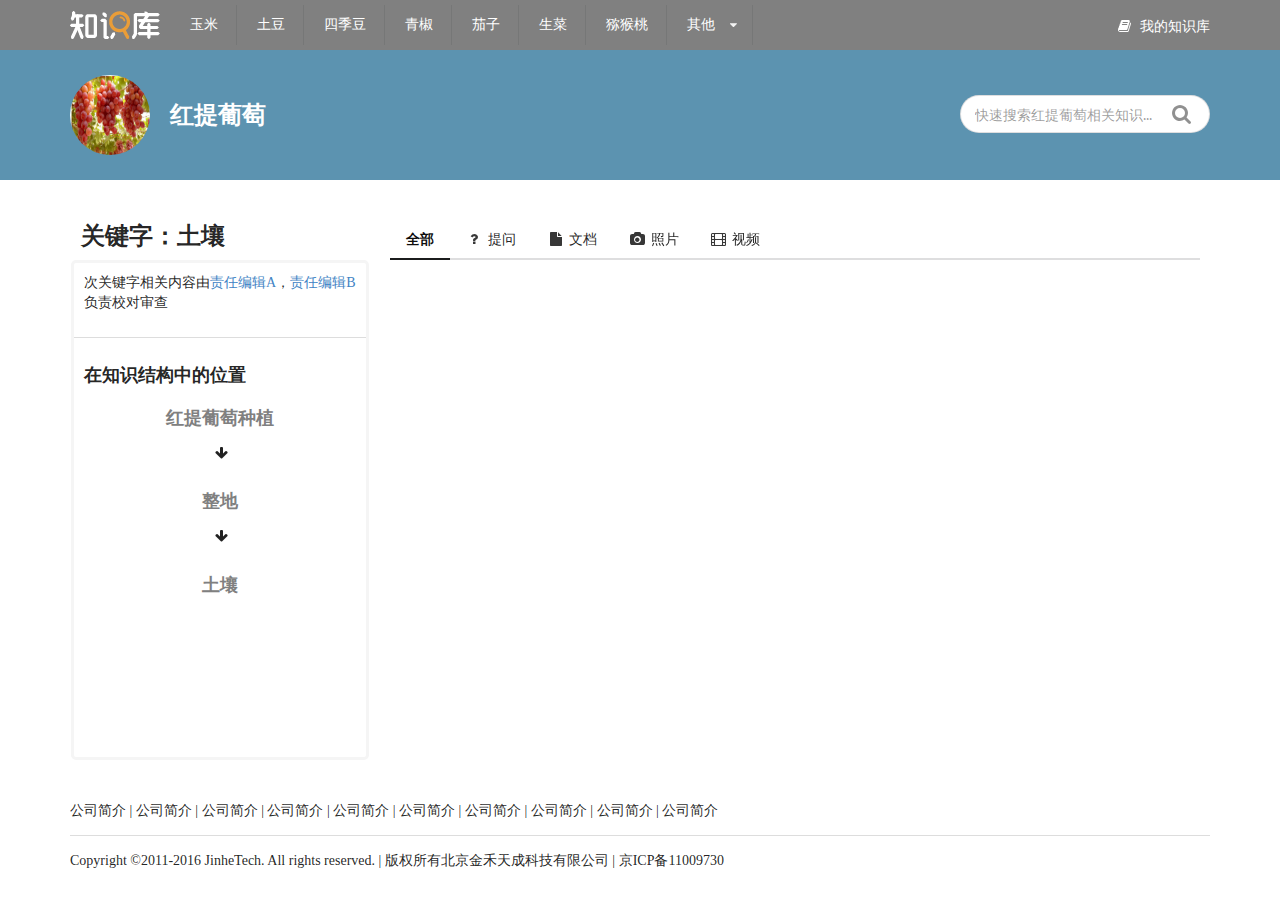
<file: content/test.html>
<!DOCTYPE html>
<html>

	<head>
		<meta charset="UTF-8">
		<link rel="stylesheet" type="text/css" href="../css/semantic.min.css" />
		<script type="text/javascript" src="../js/jquery-2.1.0.js"></script>
		<script type="text/javascript" src="../js/semantic.min.js"></script>
		<script type="text/javascript" src="../js/react.js"></script>
		<script type="text/javascript" src="../js/JSXTransformer.js"></script>
		<title>detail-knowledge</title>
		<style type="text/css">
			body {
				overflow-y: scroll;
				font-family: "微软雅黑";
			}

			;
			.ui.equal.width.center.aligned.padded.grid {
				width: 100%;
			}

			.logo {
				float: left;
				margin-top: 11px;
			}

			#login {
				padding: 0;
				background-color: whitesmoke;
			}

			#navgation {
				padding: 0;
				background-color: grey;
			}

			#search {
				padding: 0;
				background-color: cornflowerblue;
			}

			#introduction {
				padding: 0;
				background-color: white;
			}

			#login-content {
				width: 1140px;
				height: 40px;
				margin: 0 auto;
				background-color: whitesmoke;
			}

			#navgation-content {
				width: 1140px;
				height: 50px;
				margin: 0 auto;
				background-color: grey;
			}

			#search-content {
				width: 1140px;
				height: 130px;
				margin: 0 auto;
				background-color: #5c93b0;
			}

			#introduction-content {
				width: 1140px;
				height: 130px;
				margin: 0 auto;
				background-color: white;
			}

			#title-detail {
				width: 830px;
				height: 130px;
				float: left;
			}

			#title-Focus {
				width: 300px;
				height: 130px;
				float: right;
			}

			#home-icon {
				margin: 0;
				padding: 0;
				float: left;
			}

			#web-name {
				float: left;
				margin-top: 10px;
			}

			#classification {
				width: 1140px;
				height: auto;
				margin: 0 auto;
				margin-top: 40px;
				background-color: white;
			}

			.card {
				width: 360px;
			}

			#box {
				width: 100%;
				height: auto;
			}

			#dynamic-contribution {
				width: 1140px;
				height: auto;
				margin-top: 30px;
				margin-left: auto;
				margin-right: auto;
				padding: 0;
				overflow: auto;
				/*父级div的高度不随子级div的高度变化而变化，子级div设置float属性*/
			}

			#dynamic {
				width: 830px;
				height: auto;
				float: right;
				margin: 0;
				padding: 0;
				border-radius: 5px;
			}

			#detail-content {
				width: 830px;
				height: auto;
				padding: 10px 10px 10px 10px;
			}

			#detail-title {
				width: 100%;
				height: 50px;
				background-color: whitesmoke;
			}

			#detail-title-no1 {
				width: 100%;
				height: 100px;
			}

			#tags {
				width: 100%;
				height: auto;
			}

			#detail-title-content {
				width: 100%;
				height: 200px;
				background-color: blanchedalmond;
			}

			#contribution {
				width: 300px;
				height: auto;
				float: left;
				margin: 0;
				padding: 10px 0px 10px 0px;
				border: solid;
				border-width: 1px;
				border-color: white;
			}

			#included {
				width: auto;
				height: 300px;
				margin-top: 10px;
				background-color: navajowhite;
			}

			#specialist {
				width: auto;
				height: 300px;
				margin-top: 10px;
				background-color: navajowhite;
			}

			#website-message {
				width: 1140px;
				height: 100px;
				background-color: white;
				margin-top: 30px;
				margin-left: auto;
				margin-right: auto;
			}

			.copyright {}
			
			#test2016 {
				width: 100%;
				height: 200px;
				background-color: red;
			}
		</style>
		<script type="text/jsx">
var QuestionList = React.createClass({
	
	getInitialState: function() {
		return {
			loading: true,
			error: null,
			data: null
		};
	},
	
	componentDidMount() {
		this.props
	}
	
  render: function() {
  	var uicardStyle = {
  		width: '100%',
  		height: 'auto'
  	};
    var pStyle = {
    	marginRight: '20px',
    	float: 'left'
    };
    return (
        <div className="ui card" style={ uicardStyle}>
	        <div className="content">
		        <i className="left floated help icon"></i>
		        <a className="header">如何保持水土养分</a>
		        <div className="description">
			        <p style={ pStyle}>来自</p><a className>{this.props.author}</a>
		        </div>
	        </div>
	    <div className="extra content">
		    <span className="left floated date">2014-10-23</span>
		    <span className="left floated">&nbsp;&nbsp;&nbsp;&nbsp;收录于</span>
		    <span className="right floated like"><i className="like icon"></i> 收藏 </span>
	    </div>
        </div>
    );
  }
});

/*最外层组件*/
var container = React.createClass({
	render: function() {
		var item = this.props.item.map
		return (
		<div className="container">
			
		</div>
		);
	}
});


var message = [
{"arttitle": "如何保持水土养分","artauthor": "张三","arttime": "2016-0311"},
{"arttitle": "如何保持水土养分","artauthor": "张三","arttime": "2016-0311"},
{"arttitle": "如何保持水土养分","artauthor": "张三","arttime": "2016-0311"},
{"arttitle": "如何保持水土养分","artauthor": "张三","arttime": "2016-0311"},
{"arttitle": "如何保持水土养分","artauthor": "张三","arttime": "2016-0311"}
];
			
			React.render(<QuestionList message />,document.getElementById('tab1'));
			React.render(React.createElement(QuestionList, null), document.getElementById('tab2'));
		</script>
	</head>

	<body>
		<div class="container" id="head">
			<!--			<div class="ui  top fixed menu">-->
			<div class="ui equal width center aligned padded grid">
				<div class="row" id="navgation">
					<div class="column" style="height: 50px;">
						<div class="container" id="navgation-content">
							<a href="../index.html"><img class="logo" src="../img/logo.png" /></a>
							<div class="ui menu" style="float: left; font-family:'微软雅黑';background-color: grey;margin-top: 5px;border-width: 0px;box-shadow: none;">
								<a class="item" style="color: white;font-size: 14px;font-family: '微软雅黑';"> &nbsp;玉米&nbsp; </a>
								<a class="item" style="color: white;">&nbsp;土豆&nbsp;</a>
								<a class="item" style="color: white;">&nbsp;四季豆&nbsp;</a>
								<a class="item" style="color: white;">&nbsp;青椒&nbsp;</a>
								<a class="item" style="color: white;">&nbsp;茄子&nbsp;</a>
								<a class="item" style="color: white;">&nbsp;生菜&nbsp;</a>
								<a class="item" style="color: white;">&nbsp;猕猴桃&nbsp;</a>
								<div class="ui pointing dropdown link item" id="shopping">
									<span class="text" style="color: white;">&nbsp;其他&nbsp;</span>
									<i class="inverted dropdown icon"></i>
									<div class="menu">
										<div class="item">&nbsp;&nbsp;水稻&nbsp;&nbsp;</div>
										<div class="item">&nbsp;&nbsp;黄瓜&nbsp;&nbsp;</div>
										<div class="item">&nbsp;&nbsp;西葫芦&nbsp;&nbsp;</div>
										<div class="item">&nbsp;&nbsp;芹菜&nbsp;&nbsp;</div>
										<div class="item">&nbsp;&nbsp;大白菜&nbsp;&nbsp;</div>
										<div class="item">&nbsp;&nbsp;苹果&nbsp;&nbsp;</div>
										<div class="item">&nbsp;&nbsp;韭菜&nbsp;&nbsp;</div>
										<div class="item" onclick="window.open('detail.html','_self')">&nbsp;&nbsp;红提葡萄&nbsp;&nbsp;</div>
									</div>
								</div>
							</div>
							<div class="container" style="float: right; margin-top: 15.5px;">
								<i class="inverted white book icon"></i>
								<span id="" style="color: white;">
									我的知识库
								</span>
							</div>
						</div>
					</div>
				</div>
				<div class="row" id="search">
					<div class="column" style="padding: 0;background-color: #5c93b0;">
						<div class="container" id="search-content">
							<div class="content">
								<img style="width: 80px;height: 80px;border-radius: 80px;float: left;margin-top: 25px;" src="../img/hongti.jpg">
								<h2 style="font-family: '微软雅黑';color: white;float: left;margin-top: 50px;margin-left: 20px;">红提葡萄</h2>
							</div>
							<div class="ui search" style="float: right;margin-top: 45px;">
								<div class="ui icon input">
									<input class="prompt" style="width: 250px;" placeholder="快速搜索红提葡萄相关知识...">
									<i class="large search icon"></i>
								</div>
								<div class="results"></div>
							</div>
						</div>
					</div>
				</div>
			</div>
			<!--			</div>-->
		</div>

		<div class="container" id="main">
			<div class="container" id="dynamic-contribution">
				<div class="container" id="dynamic">
					<div class="container" id="detail-content">
						<div class="ui pointing secondary menu">
							<a class="active item" data-tab="first">全部</a>
							<a class="item" data-tab="second"><i class="help icon"></i>提问</a>
							<a class="item" data-tab="third"><i class="file icon"></i>文档</a>
							<a class="item" data-tab="four"><i class="photo icon"></i>照片</a>
							<a class="item" data-tab="five"><i class="film icon"></i>视频</a>
						</div>
						<div class="ui active tab segment" id="tab1" data-tab="first" style="box-shadow: none;border: hidden;">

						</div>
						<div class="ui tab segment" data-tab="second" style="box-shadow: none;border: hidden;">

							<div class="ui card" style="width: 100%;">
								<div class="content">
									<i class="left floated help icon"></i>
									<a class="header">如何保持水土养分</a>
									<div class="description">
										<p style="float: left; margin-right: 20px;">来自</p> <a class="author">陕北老农</a>
									</div>
								</div>
								<div class="extra content">
									<span class="left floated date">2014-4-16</span>
									<span class="left floated">&nbsp;&nbsp;&nbsp;&nbsp;收录于</span>
									<span class="right floated like"><i class="like icon"></i> 收藏 </span>
								</div>
							</div>
						</div>
						<div class="ui tab segment" data-tab="third" id="tab2" style="box-shadow: none;border: hidden;">

						</div>
						<div class="ui tab segment" data-tab="four" style="box-shadow: none;border: hidden;">

						</div>
						<div class="ui tab segment" data-tab="five" style="box-shadow: none;border: hidden;">

						</div>
					</div>
				</div>
				<div class="container" id="contribution">
					<div class="content">
						<h2 style="font-family: '微软雅黑'; margin-left: 10px;">关键字：土壤</h2>
					</div>
					<div class="container" style="height: 500px;background-color:white;border:solid;border-color:whitesmoke;border-width1px;border-radius:5px;margin-top: 8px;">
						<div class="container" style="padding: 10px 10px 10px 10px;">
							<p>次关键字相关内容由<a href=""><span>责任编辑A</span></a>，<a href=""><span>责任编辑B</span></a>负责校对审查</p>
						</div>
						<div class="ui divider"></div>
						<div class="container" style="padding: 10px 10px 10px 10px;">
							<h3>在知识结构中的位置</h3>
						</div>
						<div class="container" style="padding: 10px 10px 10px 10px;">
							<h3 style="text-align:center;color: #808080;">红提葡萄种植</h3>
							<div class="content" style="margin-left:auto;margin-right: auto;">
								<i class="arrow down icon" style="margin-left: 129.5px;"></i>
							</div>
							<h3 style="text-align:center;color: #808080;">整地</h3>
							<div class="content" style="margin-left:auto;margin-right: auto;">
								<i class="arrow down icon" style="margin-left: 129.5px;"></i>
								<h3 style="text-align:center;color: #808080;">土壤</h3>
							</div>
						</div>
					</div>
				</div>

			</div>

		</div>

		<div class="container" id="footer">
			<div class="container" id="website-message">
				<div class="content">
					<span id="">  公司简介  </span>|<span id="">  公司简介  </span>|<span id="">  公司简介  </span>|<span id="">  公司简介  </span>|<span id="">  公司简介  </span>|<span id="">  公司简介  </span>|<span id="">  公司简介  </span>|<span id="">  公司简介  </span>|<span id="">  公司简介  </span>|
					<span id=""> 公司简介 </span>
				</div>
				<div class="ui divider"></div>
				<div class=".copyright">
					Copyright ©2011-2016 JinheTech. All rights reserved. <span id="">|</span> 版权所有北京金禾天成科技有限公司 <span id="">|</span> 京ICP备11009730
				</div>
			</div>
		</div>
	</body>
	<script type="text/javascript">
		$(document).ready(function() {
			$('.item').click(function() {
				console.log("item点击事件被监听!");
				$('.menu .item') //选择的是menu下的item!!!!!
					.tab();
			});
		});
	</script>

</html>
</file>
<file: css/jTimeLine.css>
﻿/*容器*/
.tmlineContainer
{
    width: 280px;
    margin-left: auto;
    margin-right: auto;
    font-family: arial, 'Hiragino Sans GB' , 'Microsoft Yahei' , '微软雅黑' , '宋体' , \5b8b\4f53, Tahoma, Arial, Helvetica, STHeiti;
    font-size: 13px;
    position: relative;
    min-height:400px;
    background-color: whitesmoke;
    /*border: 1px solid #eaeaea;
    background-color: #E3E7EA;
    height: 624px;*/
}
/*时间轴导航*/
.tmlineNav
{
    display: block;
    width: 16px;
    height: 100%;
    margin: 0 auto;
    text-align: center;
}
/*时间轴内容*/
.tmlineContent
{
    display: block;
    width: 4px;
    height: 100%;
    margin: 0 auto;
    font-size: 0;
    float: left;
    position: absolute;
    left: 428px;
}
/*流程竖线*/
.tmlineVLine
{
    width: 4px;
    margin-left: -290px; /*调整竖线轴的位置*/
}
.tmlineVLinePlus /*非第一个流程竖线*/
{
    margin-top: 2px;
}
/*流程横线*/
.tmlineHLine
{
    height: 4px;
    width: 40px;
}
.tmlineHLineLeft{margin-left: -330px; margin-top: -6px;}
.tmlineHLineRight{margin-left: -290px; margin-top: -6px;}
/*流程节点*/
.tmlineNode
{
    height: 8px;
    width: 8px;
    margin-left: -292px;/*确定连接节点的位置*/
    cursor: pointer;
}
/*时间轴过去时*/
.tmlinePast
{
    background-color: #08913F;
}
/*时间轴进行时*/
.tmlineNow
{
    background-color: #00A6FB;
}
/*时间轴将来时*/
.tmlineFuture
{
    background-color: #C6C6C4;
}
/*流程项过去时*/
.workflowItemPast
{
    color: #08913F;
}
.workflowItemBorderPast
{
    border: 2px solid #08913F;
    }
/*流程项进行时*/
.workflowItemNow
{
    color: #00A6FB;
}
.workflowItemBorderNow
{
    border: 2px solid #00A6FB;
    }
/*流程项将来时*/
.workflowItemFuture
{
    color: #FE0F26;
}
.workflowItemBorderFuture
{
    border: 2px solid #C6C6C4;
    }
/*流程明细此处可以调整小方格的宽度*/
.workflowItem
{
    position: absolute;
    width: 110px;
    background: #fff;
    text-align: justify;
    word-wrap: break-word;
    padding: 5px 5px;
    vertical-align: middle;
    margin-top: 6px;
}
.workflowItemTr
{
    background-color: #F8F8F8;
    cursor: pointer;
    line-height: 24px;
}
.workflowItemTr:hover
{
    background-color: #F6E79A;
}
.workflowItemTd1
{
    vertical-align: top;
    width: 24px;
}
.workflowItemTd2
{
    width: 298px;
    padding: 0px 5px;
}
.workflowItemTd3
{
    vertical-align: top;
    width: 24px;
}

.workflowItemPersonImg
{
    background-position: 96px -198px;
}
.workflowItemPersonName
{
    font-weight: bold;
}
.workflowItemDoing
{
    color: #7C7C7C;
}
.workflowItemEditImg
{
    background-position: 65px -198px;
}
/*流程说明*/
.workflowDesc
{
    position: absolute;
}

.workflowDescRightTd2
{
    width: 120px;
    padding: 0px 5px;
    text-align: left;
}
.workflowDescLeftTd1
{
    width: 120px; padding: 0px 5px; text-align: right;
}

.workflowDesc tr
{
    line-height: 24px;
}
.workflowDescTitle
{
    font-weight: bold;
}
/*6种状态图标位置*/
.leftPast{ background-position:269px -195px;}
.rightPast{background-position: 304px -195px;}
.leftNow{background-position: 200px -195px;}
.rightNow{background-position:235px -195px;}
.leftFuture{background-position:132px -195px;}
.rightFuture{background-position:166px -195px;}
/*公共位置部分*/
.pubItemLeft{left: 4px; *left:15px;}/*左侧方块的位置*/
.pubItemRight{left: 166px;}/*右侧代码的位置*/
.pubDescLeft{left: 0px;}
.pubDescRight{left: 164px;}
</file>
<file: css/lunbo.css>
@charset "utf-8";
			#scrollPics {
				height: 200px;
				width: 100%;
				margin-bottom: 10px;
				overflow: hidden;
				position: relative;
			}
			
			.num {
				position: absolute;
				right: 5px;
				bottom: 5px;
			}
			
			#scrollPics .num li {
				width: 100%;
				height: ;
				float: left;
				color: #FF7300;
				text-align: center;
				line-height: 16px;
				width: 16px;
				height: 16px;
				cursor: pointer;
				overflow: hidden;
				margin: 3px 1px;
				border: 1px solid #FF7300;
				background-color: #fff;
			}
			
			#scrollPics .num li.on {
				color: #fff;
				line-height: 21px;
				width: 21px;
				height: 21px;
				font-size: 16px;
				margin: 0 1px;
				border: 0;
				background-color: #FF7300;
				font-weight: bold;
			}
</file>
